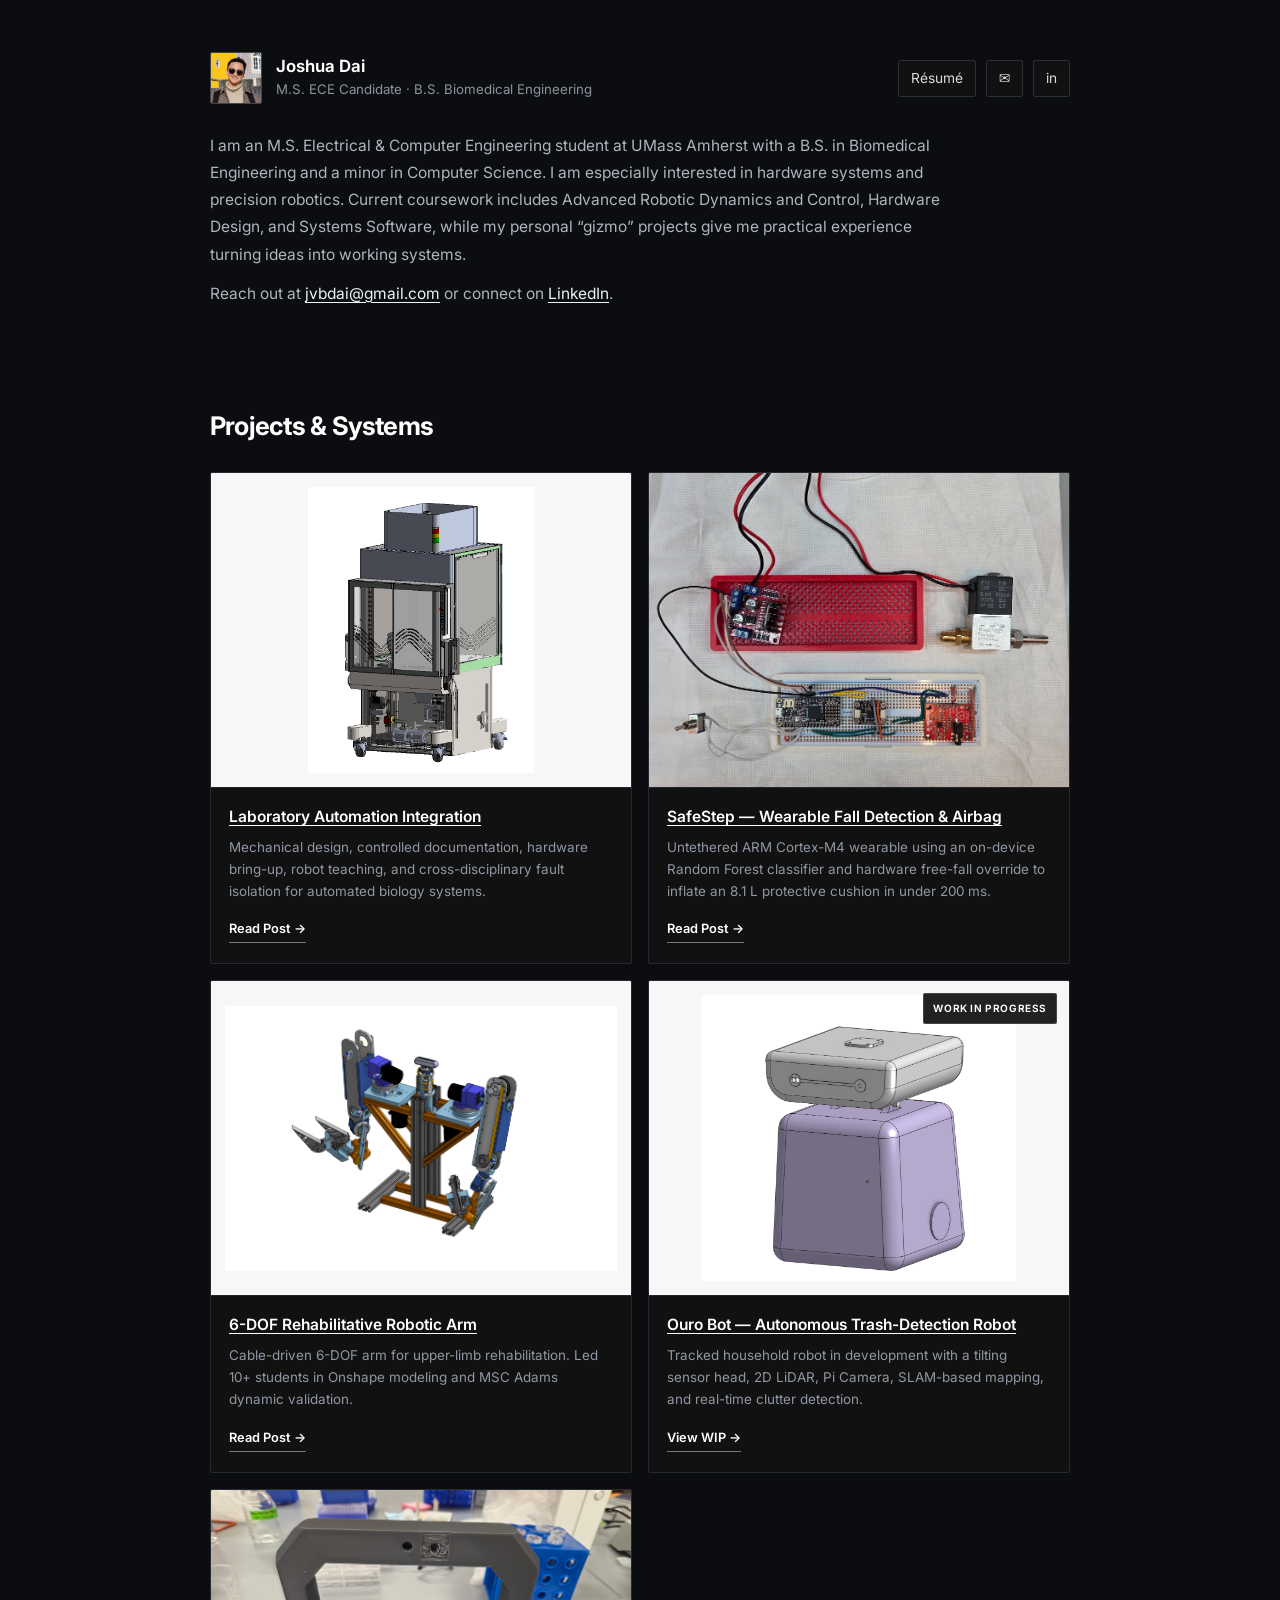
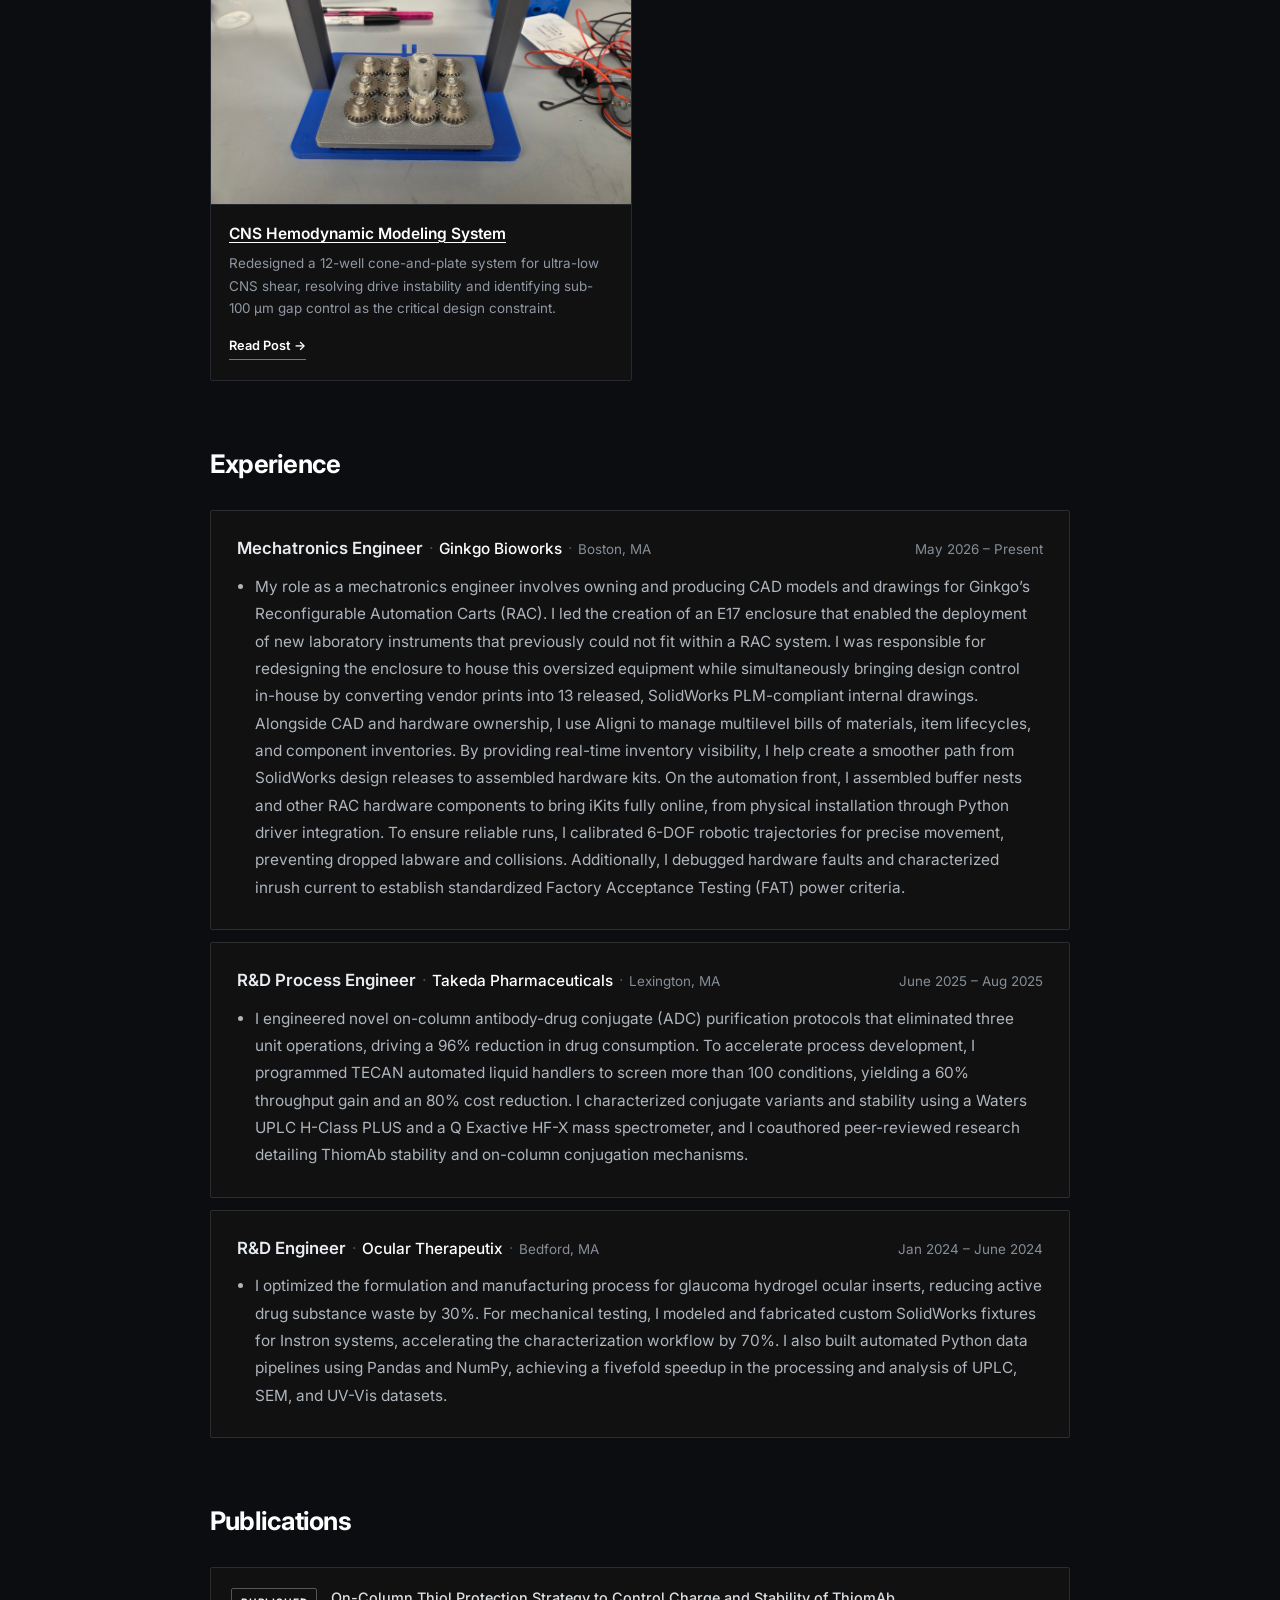
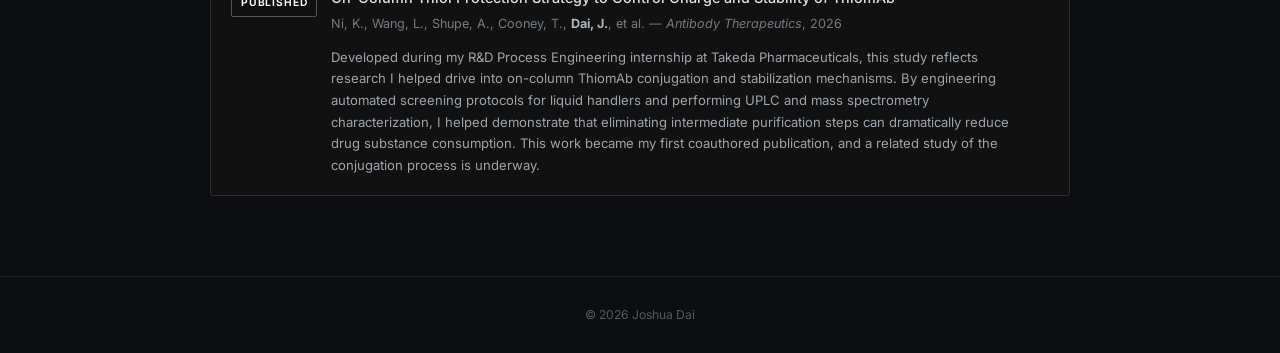
<file: index.html>
<!DOCTYPE html>
<html lang="en">
<head>
  <meta charset="UTF-8">
  <meta name="viewport" content="width=device-width, initial-scale=1.0">
  <meta name="description" content="Joshua Dai — mechatronics, biomedical engineering, embedded systems, and robotics portfolio.">
  <title>Joshua Dai | Engineering Portfolio</title>
  <link rel="preconnect" href="https://fonts.googleapis.com">
  <link rel="preconnect" href="https://fonts.gstatic.com" crossorigin>
  <link href="https://fonts.googleapis.com/css2?family=Inter:wght@400;500;600;700&display=swap" rel="stylesheet">
  <link rel="stylesheet" href="styles.css">
</head>
<body>
  <header class="home-header">
    <div class="profile-row">
      <div class="profile-left">
        <img class="profile-bubble" src="profile-avatar.png" alt="Joshua Dai">
        <div>
          <!-- EDIT HERE: Change your name and the one-line subtitle below. -->
          <div class="profile-name">Joshua Dai</div>
          <div class="profile-subtitle">M.S. ECE Candidate · B.S. Biomedical Engineering</div>
        </div>
      </div>
      <nav class="social-icons" aria-label="Contact links">
        <a class="resume-link" href="Joshua_Dai_Resume%20(2).pdf" target="_blank" title="View résumé" aria-label="View Joshua Dai's résumé">Résumé</a>
        <a href="mailto:jvbdai@gmail.com" title="Email" aria-label="Email Joshua">✉</a>
        <a href="https://linkedin.com/in/joshua-b-dai" target="_blank" rel="noreferrer" title="LinkedIn" aria-label="Joshua Dai on LinkedIn">in</a>
      </nav>
    </div>

    <!-- EDIT HERE: Replace the text between <p class="bio"> and </p> with your own introduction. -->
    <p class="bio">I am an M.S. Electrical &amp; Computer Engineering student at UMass Amherst with a B.S. in Biomedical Engineering and a minor in Computer Science. I am especially interested in hardware systems and precision robotics. Current coursework includes Advanced Robotic Dynamics and Control, Hardware Design, and Systems Software, while my personal “gizmo” projects give me practical experience turning ideas into working systems.</p>
    <!-- EDIT HERE: Change or remove this contact sentence. Keep the <a> tags if you want the links to remain clickable. -->
    <p class="bio">Reach out at <a href="mailto:jvbdai@gmail.com">jvbdai@gmail.com</a> or connect on <a href="https://linkedin.com/in/joshua-b-dai" target="_blank" rel="noreferrer">LinkedIn</a>.</p>
  </header>

  <main class="home-main">
    <section aria-labelledby="projects-title">
      <h1 class="section-title" id="projects-title">Projects &amp; Systems</h1>

      <div class="proj-grid">
        <a href="projects/rac-automation.html" class="proj-card">
          <img class="proj-img contain" src="GinkgoBioworks/e17tall.png" alt="CAD rendering of the E17 laboratory automation enclosure" loading="lazy">
          <div class="proj-body">
            <div class="proj-title">Laboratory Automation Integration</div>
            <p class="proj-desc">Mechanical design, controlled documentation, hardware bring-up, robot teaching, and cross-disciplinary fault isolation for automated biology systems.</p>
            <span class="read-more">Read Post →</span>
          </div>
        </a>

        <a href="projects/safestep.html" class="proj-card">
          <img class="proj-img" src="SafeStep/20260428_141134.jpg" alt="SafeStep electronics, solenoid valve, and inflation hardware arranged during integration" loading="lazy">
          <div class="proj-body">
            <div class="proj-title">SafeStep — Wearable Fall Detection &amp; Airbag</div>
            <p class="proj-desc">Untethered ARM Cortex-M4 wearable using an on-device Random Forest classifier and hardware free-fall override to inflate an 8.1 L protective cushion in under 200 ms.</p>
            <span class="read-more">Read Post →</span>
          </div>
        </a>

        <a href="projects/robotic-arm.html" class="proj-card">
          <img class="proj-img contain" src="Robot/Screenshot%202026-09-15%20145021.png" alt="CAD assembly of a cable-driven rehabilitative robotic arm" loading="lazy">
          <div class="proj-body">
            <div class="proj-title">6-DOF Rehabilitative Robotic Arm</div>
            <p class="proj-desc">Cable-driven 6-DOF arm for upper-limb rehabilitation. Led 10+ students in Onshape modeling and MSC Adams dynamic validation.</p>
            <span class="read-more">Read Post →</span>
          </div>
        </a>

        <a href="projects/ouro-bot.html" class="proj-card">
          <div class="proj-media">
            <img class="proj-img contain" src="Ouro%20Robot/Screenshot%202026-09-15%20150307.png" alt="Work-in-progress CAD concept for the Ouro Bot autonomous household robot" loading="lazy">
            <span class="wip-badge">Work in progress</span>
          </div>
          <div class="proj-body">
            <div class="proj-title">Ouro Bot — Autonomous Trash-Detection Robot</div>
            <p class="proj-desc">Tracked household robot in development with a tilting sensor head, 2D LiDAR, Pi Camera, SLAM-based mapping, and real-time clutter detection.</p>
            <span class="read-more">View WIP →</span>
          </div>
        </a>

        <a href="projects/cns-bioreactor.html" class="proj-card">
          <img class="proj-img" src="CNS/20260506_112500.jpg" alt="Physical prototype of the twelve-well CNS mechanofluidic system" loading="lazy">
          <div class="proj-body">
            <div class="proj-title">CNS Hemodynamic Modeling System</div>
            <p class="proj-desc">Redesigned a 12-well cone-and-plate system for ultra-low CNS shear, resolving drive instability and identifying sub-100 μm gap control as the critical design constraint.</p>
            <span class="read-more">Read Post →</span>
          </div>
        </a>
      </div>

    </section>

    <section aria-labelledby="experience-title">
      <h2 class="section-title" id="experience-title">Experience</h2>
      <div class="exp-list">
        <article class="exp-item">
          <div class="exp-header">
            <span class="exp-role">Mechatronics Engineer</span><span class="exp-sep">·</span>
            <span class="exp-company">Ginkgo Bioworks</span><span class="exp-sep">·</span>
            <span class="exp-loc">Boston, MA</span><time class="exp-date">May 2026 – Present</time>
          </div>
          <!-- EDIT HERE: Each <li>...</li> is one experience sentence. Remove <strong>...</strong> to unbold a result. -->
          <ul class="exp-bullets">
           <li>My role as a mechatronics engineer involves owning and producing CAD models and drawings for Ginkgo’s Reconfigurable Automation Carts (RAC). I led the creation of an E17 enclosure that enabled the deployment of new laboratory instruments that previously could not fit within a RAC system. I was responsible for redesigning the enclosure to house this oversized equipment while simultaneously bringing design control in-house by converting vendor prints into 13 released, SolidWorks PLM-compliant internal drawings. Alongside CAD and hardware ownership, I use Aligni to manage multilevel bills of materials, item lifecycles, and component inventories. By providing real-time inventory visibility, I help create a smoother path from SolidWorks design releases to assembled hardware kits. On the automation front, I assembled buffer nests and other RAC hardware components to bring iKits fully online, from physical installation through Python driver integration. To ensure reliable runs, I calibrated 6-DOF robotic trajectories for precise movement, preventing dropped labware and collisions. Additionally, I debugged hardware faults and characterized inrush current to establish standardized Factory Acceptance Testing (FAT) power criteria.</li>
          </ul>
        </article>

        <article class="exp-item">
          <div class="exp-header">
            <span class="exp-role">R&amp;D Process Engineer</span><span class="exp-sep">·</span>
            <span class="exp-company">Takeda Pharmaceuticals</span><span class="exp-sep">·</span>
            <span class="exp-loc">Lexington, MA</span><time class="exp-date">June 2025 – Aug 2025</time>
          </div>
          <!-- EDIT HERE: Write each sentence inside an <li>...</li>. The <strong> tag creates bold emphasis. -->
          <ul class="exp-bullets">
           <li>I engineered novel on-column antibody-drug conjugate (ADC) purification protocols that eliminated three unit operations, driving a 96% reduction in drug consumption. To accelerate process development, I programmed TECAN automated liquid handlers to screen more than 100 conditions, yielding a 60% throughput gain and an 80% cost reduction. I characterized conjugate variants and stability using a Waters UPLC H-Class PLUS and a Q Exactive HF-X mass spectrometer, and I coauthored peer-reviewed research detailing ThiomAb stability and on-column conjugation mechanisms.</li>
          </ul>
        </article>

        <article class="exp-item">
          <div class="exp-header">
            <span class="exp-role">R&amp;D Engineer</span><span class="exp-sep">·</span>
            <span class="exp-company">Ocular Therapeutix</span><span class="exp-sep">·</span>
            <span class="exp-loc">Bedford, MA</span><time class="exp-date">Jan 2024 – June 2024</time>
          </div>
          <!-- EDIT HERE: Write each sentence inside an <li>...</li>. Delete only the <strong> tags to remove bolding. -->
          <ul class="exp-bullets">
          <li>I optimized the formulation and manufacturing process for glaucoma hydrogel ocular inserts, reducing active drug substance waste by 30%. For mechanical testing, I modeled and fabricated custom SolidWorks fixtures for Instron systems, accelerating the characterization workflow by 70%. I also built automated Python data pipelines using Pandas and NumPy, achieving a fivefold speedup in the processing and analysis of UPLC, SEM, and UV-Vis datasets.</li>
          </ul>
        </article>
      </div>
    </section>

    <section aria-labelledby="publications-title">
      <h2 class="section-title" id="publications-title">Publications</h2>
      <div class="pub-item">
        <span class="pub-badge">Published</span>
        <div>
          <div class="pub-title">On-Column Thiol Protection Strategy to Control Charge and Stability of ThiomAb</div>
          <div class="pub-authors">Ni, K., Wang, L., Shupe, A., Cooney, T., <strong>Dai, J.</strong>, et al. — <em>Antibody Therapeutics</em>, 2026</div>
          <!-- EDIT HERE: Replace this paragraph with two or three sentences about your contribution and the publication's significance. -->
          <p class="pub-summary">Developed during my R&amp;D Process Engineering internship at Takeda Pharmaceuticals, this study reflects research I helped drive into on-column ThiomAb conjugation and stabilization mechanisms. By engineering automated screening protocols for liquid handlers and performing UPLC and mass spectrometry characterization, I helped demonstrate that eliminating intermediate purification steps can dramatically reduce drug substance consumption. This work became my first coauthored publication, and a related study of the conjugation process is underway.</p>
        </div>
      </div>
    </section>
  </main>

  <footer class="compact-footer">© 2026 Joshua Dai</footer>
</body>
</html>
</file>
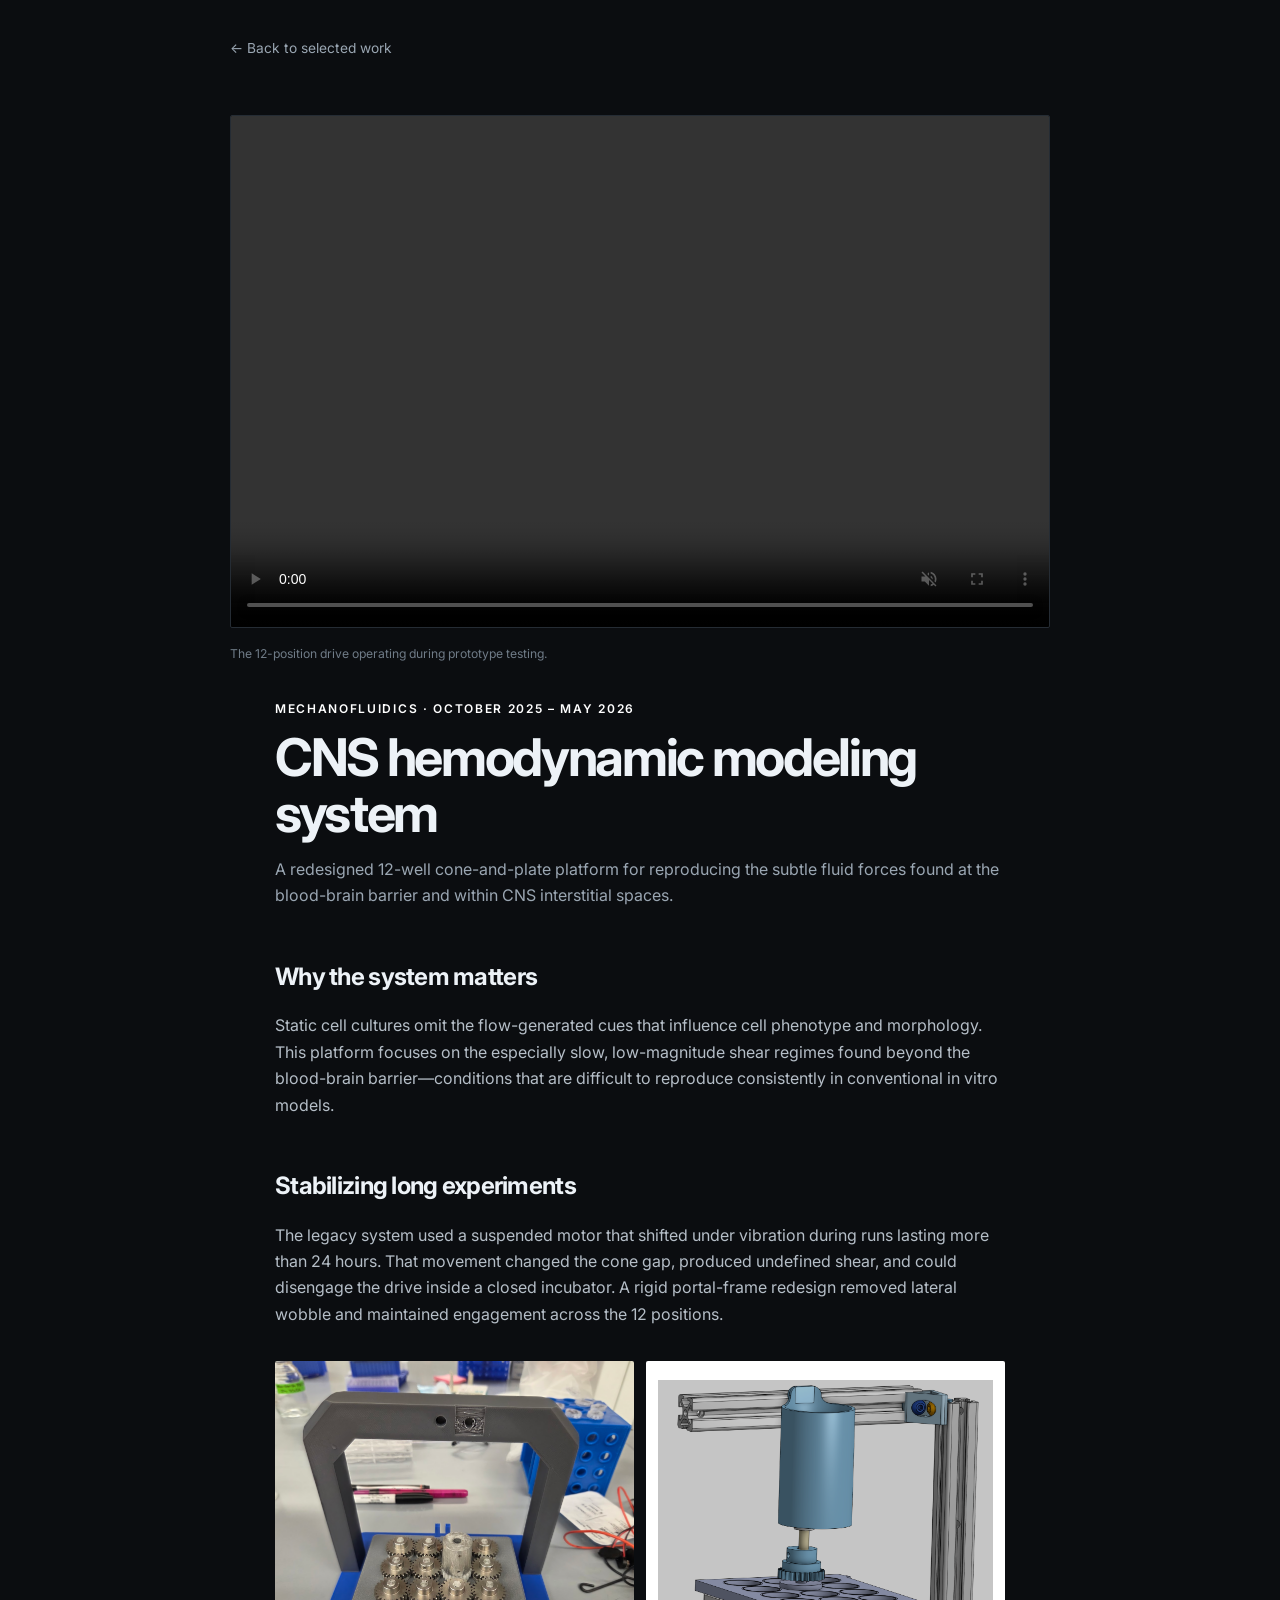
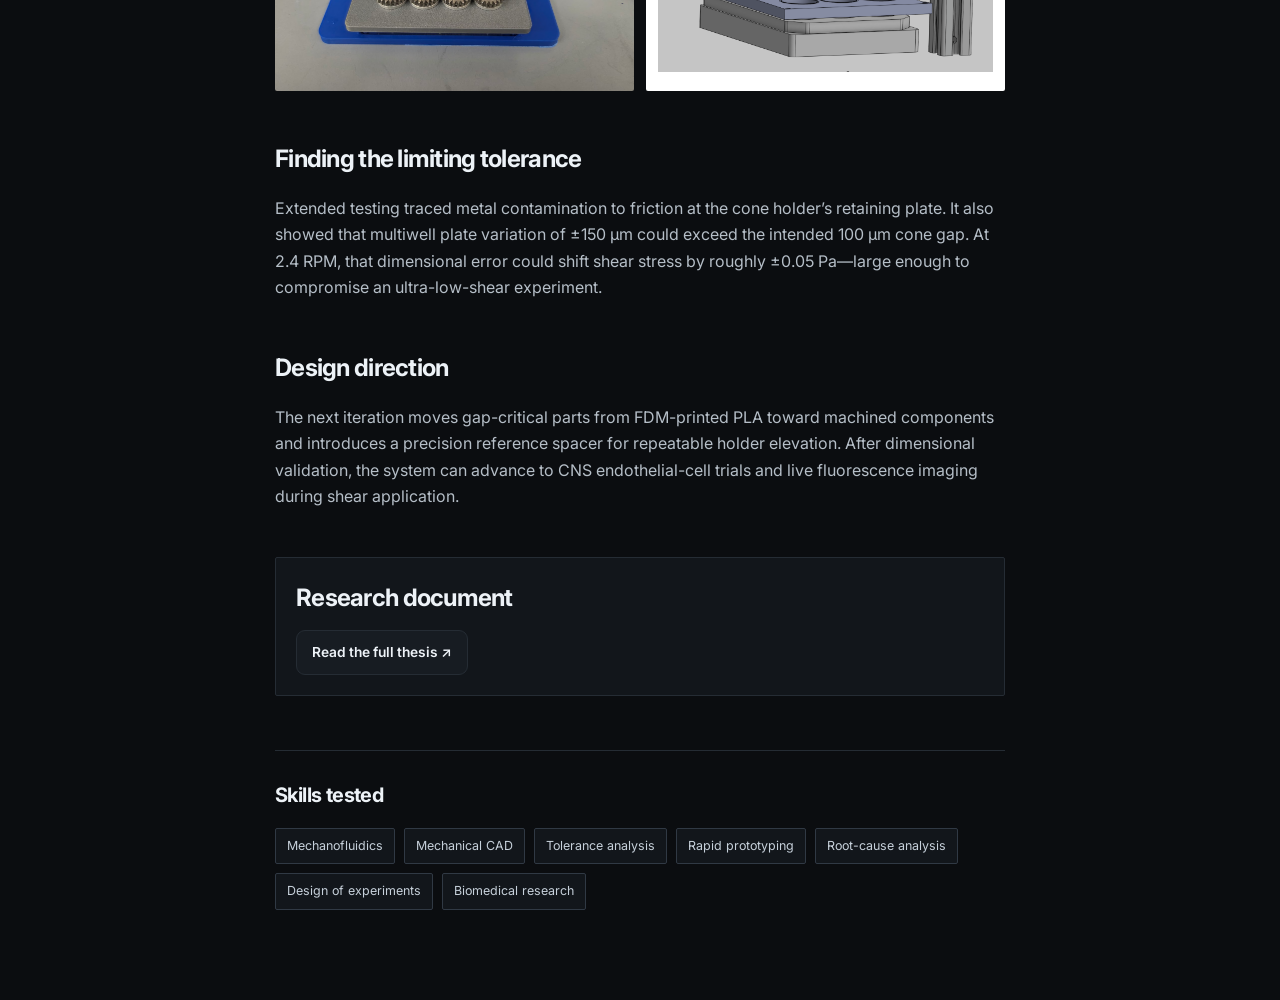
<file: projects/cns-bioreactor.html>
<!DOCTYPE html>
<html lang="en">
<head>
  <meta charset="UTF-8"><meta name="viewport" content="width=device-width, initial-scale=1.0">
  <meta name="description" content="Mechanofluidic CNS hemodynamic modeling system case study by Joshua Dai.">
  <title>CNS Hemodynamic Modeling | Joshua Dai</title>
  <link rel="preconnect" href="https://fonts.googleapis.com"><link rel="preconnect" href="https://fonts.gstatic.com" crossorigin>
  <link href="https://fonts.googleapis.com/css2?family=Inter:wght@400;500;600;700&display=swap" rel="stylesheet"><link rel="stylesheet" href="../styles.css">
</head>
<body>
  <main class="article-shell simple-project">
    <nav class="article-nav"><a class="back-link" href="../index.html">← Back to selected work</a></nav>
    <video class="project-lead" controls muted playsinline preload="metadata" aria-label="CNS mechanofluidic system operating during prototype testing">
      <source src="../CNS/20260422_135923.mp4" type="video/mp4">
      Your browser does not support embedded video.
    </video>
    <p class="caption">The 12-position drive operating during prototype testing.</p>
    <header class="project-heading">
      <p class="eyebrow">Mechanofluidics · October 2025 – May 2026</p>
      <h1>CNS hemodynamic modeling system</h1>
      <p class="lede">A redesigned 12-well cone-and-plate platform for reproducing the subtle fluid forces found at the blood-brain barrier and within CNS interstitial spaces.</p>
    </header>
    <article class="article-body">
      <h2>Why the system matters</h2>
      <p>Static cell cultures omit the flow-generated cues that influence cell phenotype and morphology. This platform focuses on the especially slow, low-magnitude shear regimes found beyond the blood-brain barrier—conditions that are difficult to reproduce consistently in conventional in vitro models.</p>
      <h2>Stabilizing long experiments</h2>
      <p>The legacy system used a suspended motor that shifted under vibration during runs lasting more than 24 hours. That movement changed the cone gap, produced undefined shear, and could disengage the drive inside a closed incubator. A rigid portal-frame redesign removed lateral wobble and maintained engagement across the 12 positions.</p>
      <div class="gallery">
        <img src="../CNS/20260506_112500.jpg" alt="Front view of the complete mechanofluidic prototype">
        <img class="contain" src="../CNS/cad-assembly.png" alt="CAD assembly of the motor mount, central drive, cone holder, and well plate">
      </div>
      <h2>Finding the limiting tolerance</h2>
      <p>Extended testing traced metal contamination to friction at the cone holder’s retaining plate. It also showed that multiwell plate variation of ±150 μm could exceed the intended 100 μm cone gap. At 2.4 RPM, that dimensional error could shift shear stress by roughly ±0.05 Pa—large enough to compromise an ultra-low-shear experiment.</p>
      <h2>Design direction</h2>
      <p>The next iteration moves gap-critical parts from FDM-printed PLA toward machined components and introduces a precision reference spacer for repeatable holder elevation. After dimensional validation, the system can advance to CNS endothelial-cell trials and live fluorescence imaging during shear application.</p>
      <section class="resource-box" aria-labelledby="thesis-resource">
        <h2 id="thesis-resource">Research document</h2>
        <div class="resource-links"><a class="button" href="../CNS/Thesis%20(3).pdf" target="_blank">Read the full thesis ↗</a></div>
      </section>
      <section class="skills-tested" aria-labelledby="cns-skills">
        <h2 id="cns-skills">Skills tested</h2>
        <div class="skill-list"><span class="skill-pill">Mechanofluidics</span><span class="skill-pill">Mechanical CAD</span><span class="skill-pill">Tolerance analysis</span><span class="skill-pill">Rapid prototyping</span><span class="skill-pill">Root-cause analysis</span><span class="skill-pill">Design of experiments</span><span class="skill-pill">Biomedical research</span></div>
      </section>
    </article>
  </main>
</body>
</html>
</file>
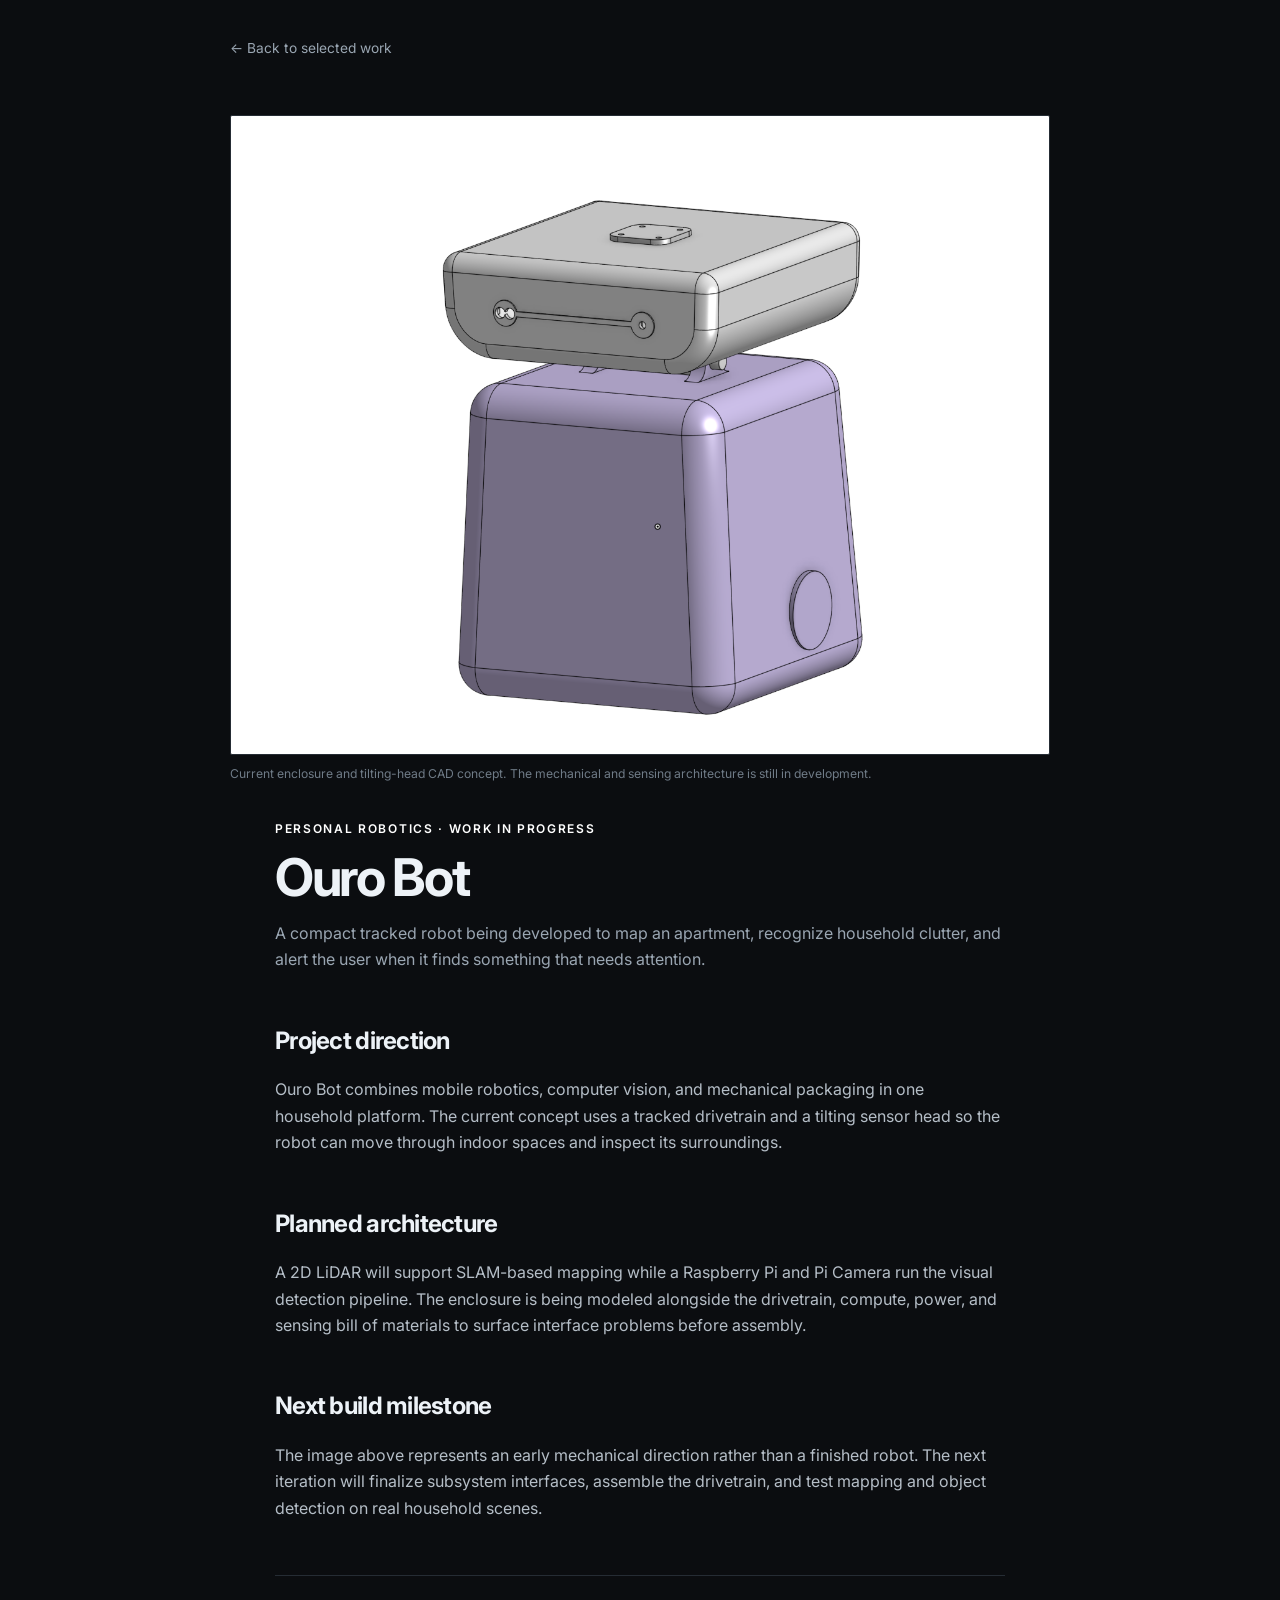
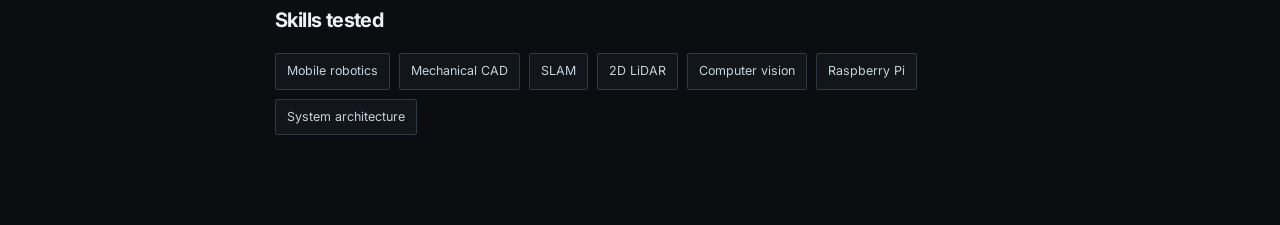
<file: projects/ouro-bot.html>
<!DOCTYPE html>
<html lang="en">
<head>
  <meta charset="UTF-8"><meta name="viewport" content="width=device-width, initial-scale=1.0">
  <meta name="description" content="Ouro Bot autonomous trash-detection robot work in progress by Joshua Dai.">
  <title>Ouro Bot | Joshua Dai</title>
  <link rel="preconnect" href="https://fonts.googleapis.com"><link rel="preconnect" href="https://fonts.gstatic.com" crossorigin>
  <link href="https://fonts.googleapis.com/css2?family=Inter:wght@400;500;600;700&display=swap" rel="stylesheet"><link rel="stylesheet" href="../styles.css">
</head>
<body>
  <main class="article-shell simple-project">
    <nav class="article-nav"><a class="back-link" href="../index.html">← Back to selected work</a></nav>
    <img class="project-lead contain" src="../Ouro%20Robot/Screenshot%202026-09-15%20150307.png" alt="Work-in-progress CAD concept for the Ouro Bot autonomous household robot">
    <p class="caption">Current enclosure and tilting-head CAD concept. The mechanical and sensing architecture is still in development.</p>
    <header class="project-heading">
      <p class="eyebrow">Personal Robotics · Work in Progress</p>
      <h1>Ouro Bot</h1>
      <p class="lede">A compact tracked robot being developed to map an apartment, recognize household clutter, and alert the user when it finds something that needs attention.</p>
    </header>
    <article class="article-body">
      <h2>Project direction</h2>
      <p>Ouro Bot combines mobile robotics, computer vision, and mechanical packaging in one household platform. The current concept uses a tracked drivetrain and a tilting sensor head so the robot can move through indoor spaces and inspect its surroundings.</p>
      <h2>Planned architecture</h2>
      <p>A 2D LiDAR will support SLAM-based mapping while a Raspberry Pi and Pi Camera run the visual detection pipeline. The enclosure is being modeled alongside the drivetrain, compute, power, and sensing bill of materials to surface interface problems before assembly.</p>
      <h2>Next build milestone</h2>
      <p>The image above represents an early mechanical direction rather than a finished robot. The next iteration will finalize subsystem interfaces, assemble the drivetrain, and test mapping and object detection on real household scenes.</p>
      <section class="skills-tested" aria-labelledby="ouro-skills">
        <h2 id="ouro-skills">Skills tested</h2>
        <div class="skill-list"><span class="skill-pill">Mobile robotics</span><span class="skill-pill">Mechanical CAD</span><span class="skill-pill">SLAM</span><span class="skill-pill">2D LiDAR</span><span class="skill-pill">Computer vision</span><span class="skill-pill">Raspberry Pi</span><span class="skill-pill">System architecture</span></div>
      </section>
    </article>
  </main>
</body>
</html>
</file>
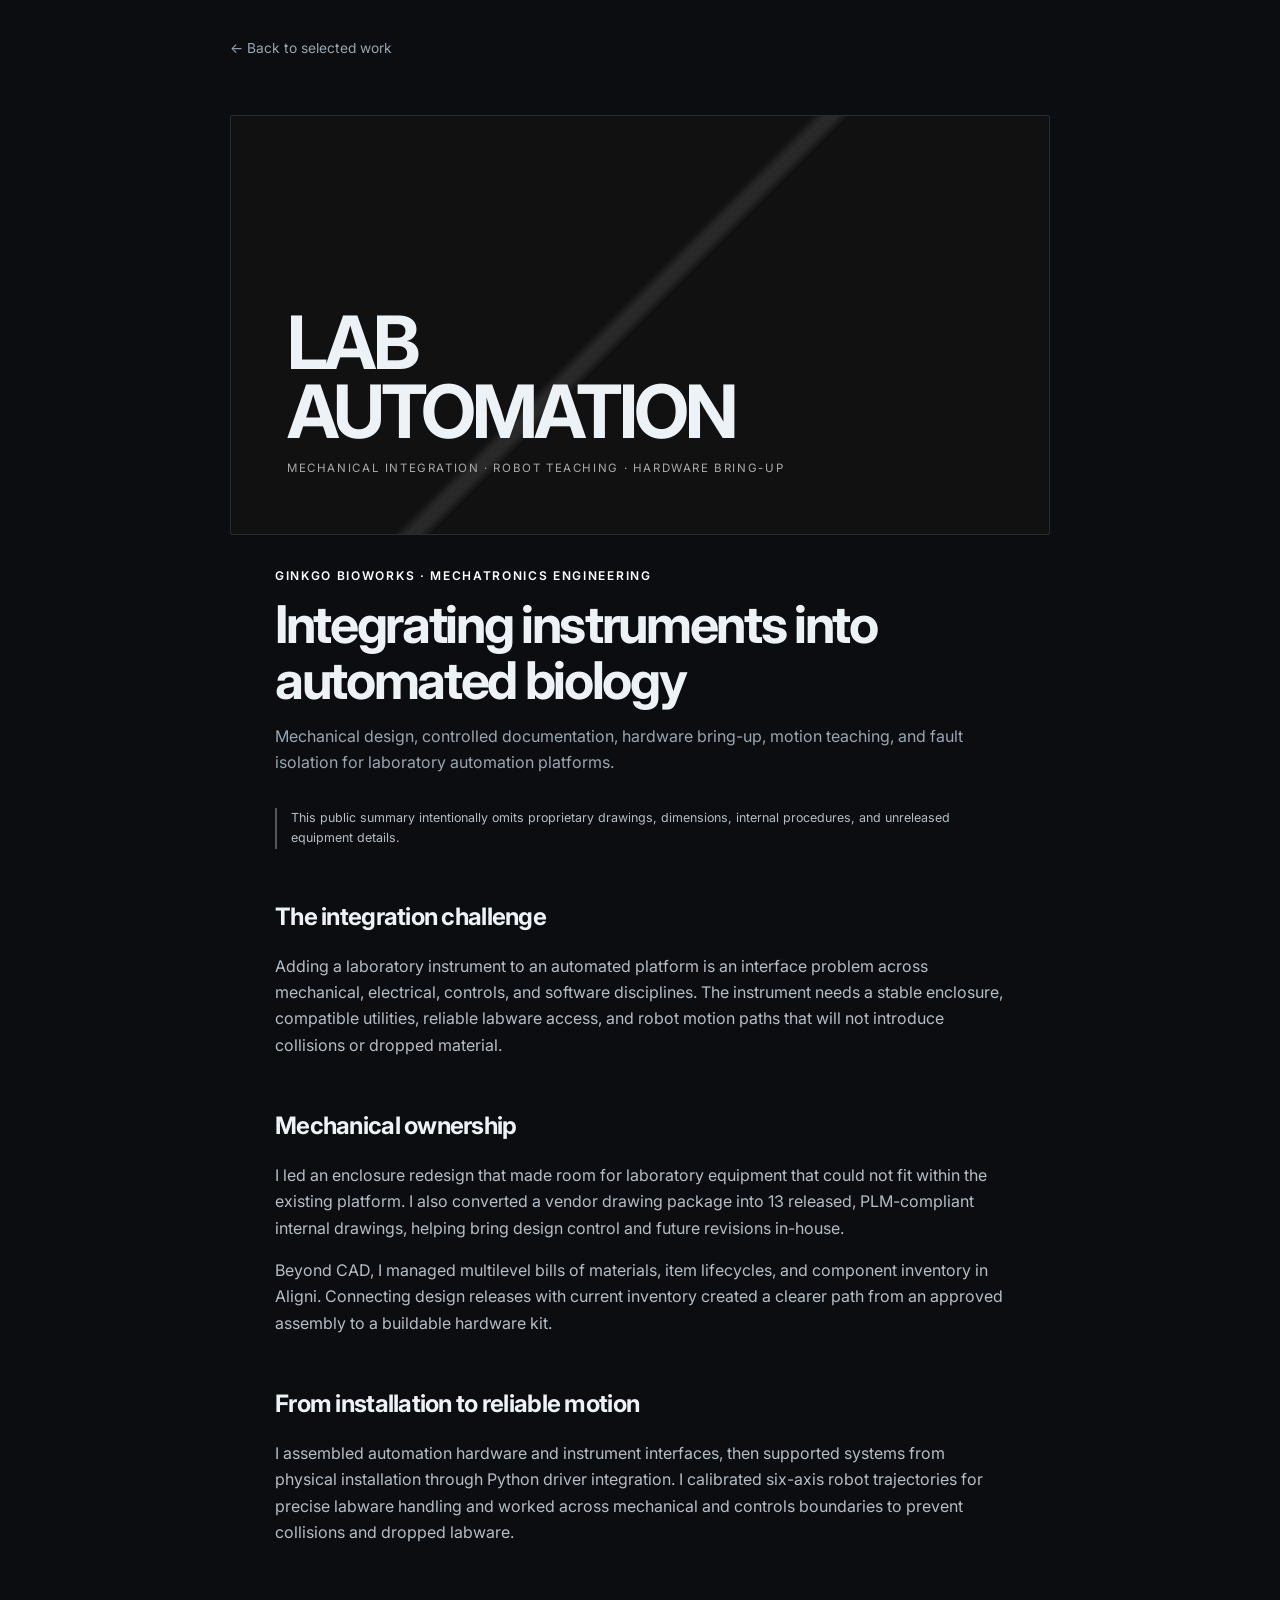
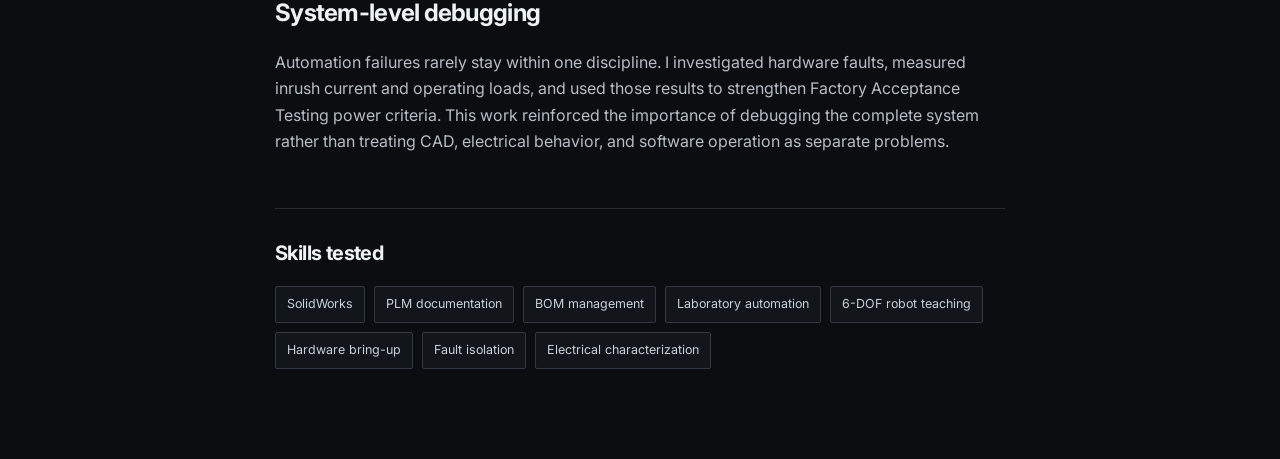
<file: projects/rac-automation.html>
<!DOCTYPE html>
<html lang="en">
<head>
  <meta charset="UTF-8"><meta name="viewport" content="width=device-width, initial-scale=1.0">
  <meta name="description" content="Laboratory automation integration work by Joshua Dai at Ginkgo Bioworks.">
  <title>Laboratory Automation Integration | Joshua Dai</title>
  <link rel="preconnect" href="https://fonts.googleapis.com"><link rel="preconnect" href="https://fonts.gstatic.com" crossorigin>
  <link href="https://fonts.googleapis.com/css2?family=Inter:wght@400;500;600;700&display=swap" rel="stylesheet"><link rel="stylesheet" href="../styles.css">
</head>
<body>
  <main class="article-shell simple-project">
    <nav class="article-nav"><a class="back-link" href="../index.html">← Back to selected work</a></nav>
    <div class="project-graphic" role="img" aria-label="Laboratory automation integration title graphic">
      <strong>LAB<br>AUTOMATION</strong>
      <span>Mechanical integration · Robot teaching · Hardware bring-up</span>
    </div>
    <header class="project-heading">
      <p class="eyebrow">Ginkgo Bioworks · Mechatronics Engineering</p>
      <h1>Integrating instruments into automated biology</h1>
      <p class="lede">Mechanical design, controlled documentation, hardware bring-up, motion teaching, and fault isolation for laboratory automation platforms.</p>
    </header>
    <article class="article-body">
      <p class="public-note">This public summary intentionally omits proprietary drawings, dimensions, internal procedures, and unreleased equipment details.</p>

      <h2>The integration challenge</h2>
      <p>Adding a laboratory instrument to an automated platform is an interface problem across mechanical, electrical, controls, and software disciplines. The instrument needs a stable enclosure, compatible utilities, reliable labware access, and robot motion paths that will not introduce collisions or dropped material.</p>

      <h2>Mechanical ownership</h2>
      <p>I led an enclosure redesign that made room for laboratory equipment that could not fit within the existing platform. I also converted a vendor drawing package into 13 released, PLM-compliant internal drawings, helping bring design control and future revisions in-house.</p>
      <p>Beyond CAD, I managed multilevel bills of materials, item lifecycles, and component inventory in Aligni. Connecting design releases with current inventory created a clearer path from an approved assembly to a buildable hardware kit.</p>

      <h2>From installation to reliable motion</h2>
      <p>I assembled automation hardware and instrument interfaces, then supported systems from physical installation through Python driver integration. I calibrated six-axis robot trajectories for precise labware handling and worked across mechanical and controls boundaries to prevent collisions and dropped labware.</p>

      <h2>System-level debugging</h2>
      <p>Automation failures rarely stay within one discipline. I investigated hardware faults, measured inrush current and operating loads, and used those results to strengthen Factory Acceptance Testing power criteria. This work reinforced the importance of debugging the complete system rather than treating CAD, electrical behavior, and software operation as separate problems.</p>

      <section class="skills-tested" aria-labelledby="ginkgo-skills">
        <h2 id="ginkgo-skills">Skills tested</h2>
        <div class="skill-list"><span class="skill-pill">SolidWorks</span><span class="skill-pill">PLM documentation</span><span class="skill-pill">BOM management</span><span class="skill-pill">Laboratory automation</span><span class="skill-pill">6-DOF robot teaching</span><span class="skill-pill">Hardware bring-up</span><span class="skill-pill">Fault isolation</span><span class="skill-pill">Electrical characterization</span></div>
      </section>
    </article>
  </main>
</body>
</html>
</file>
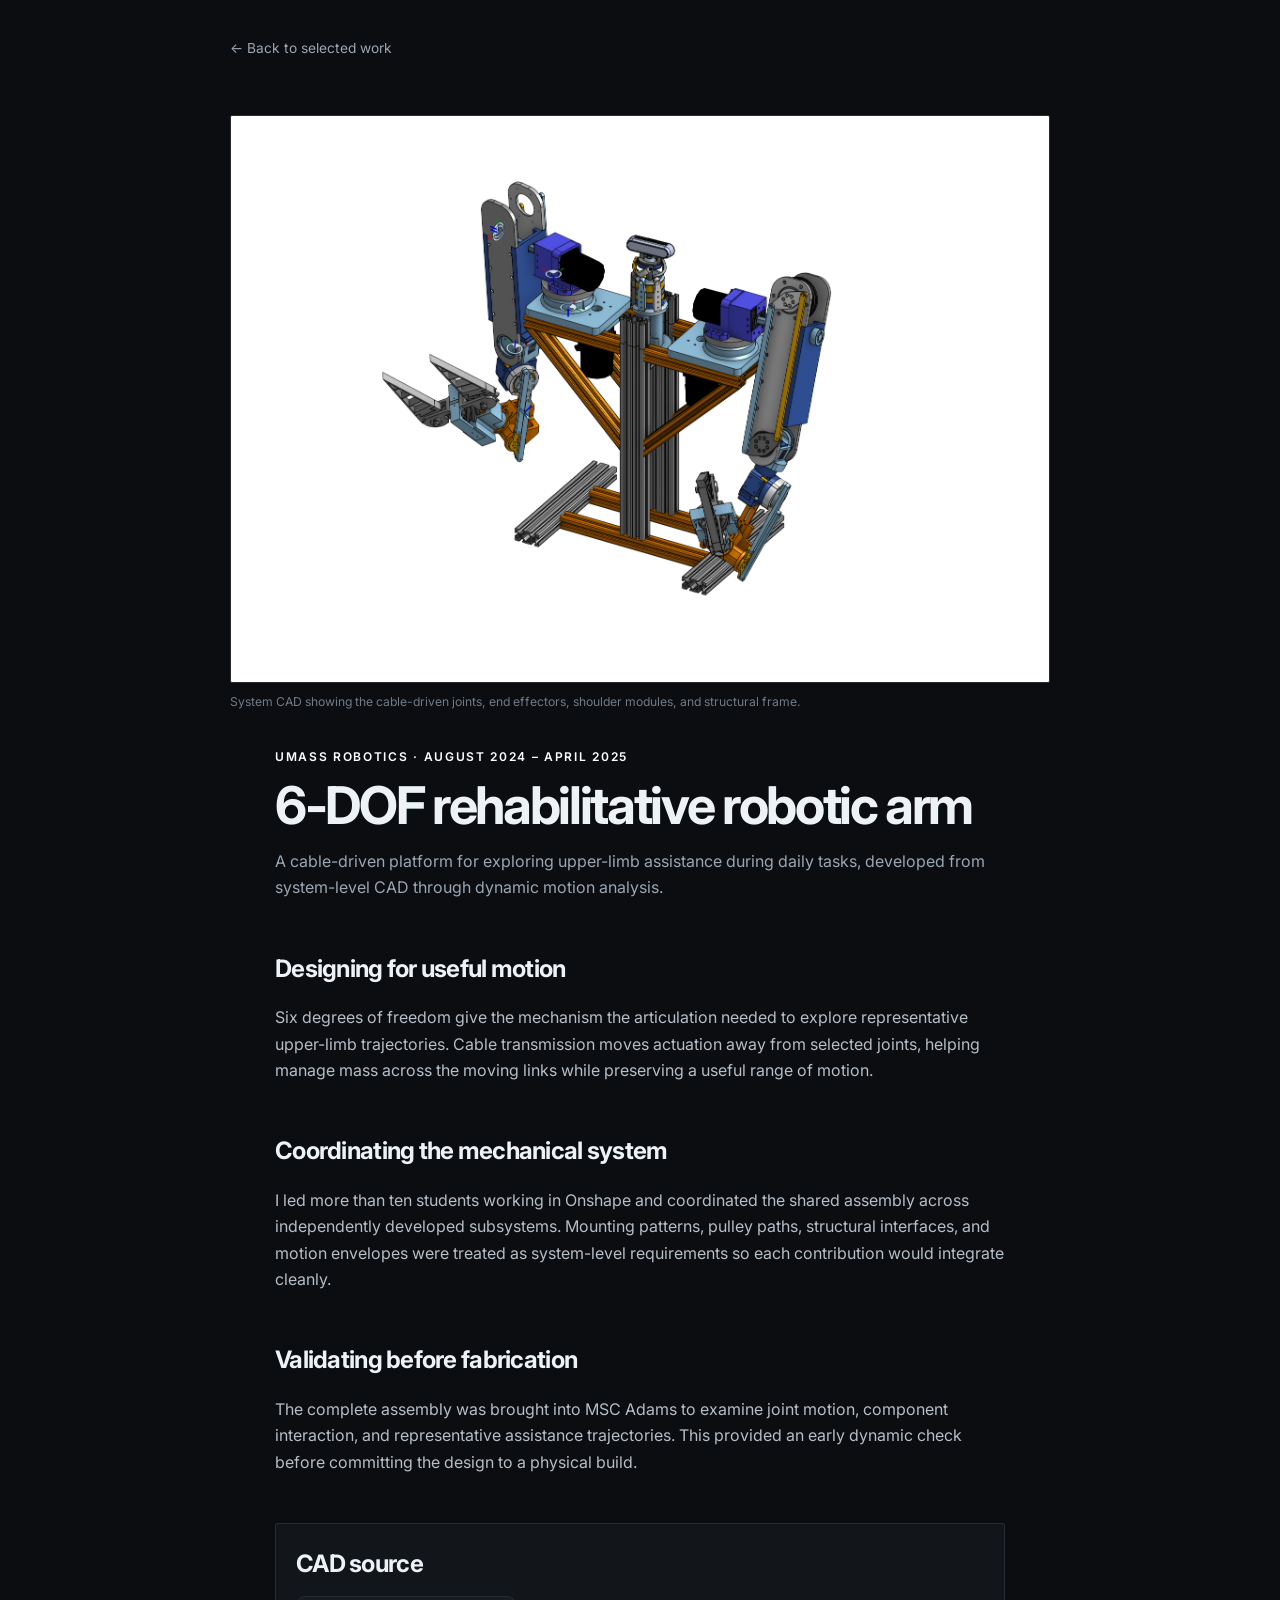
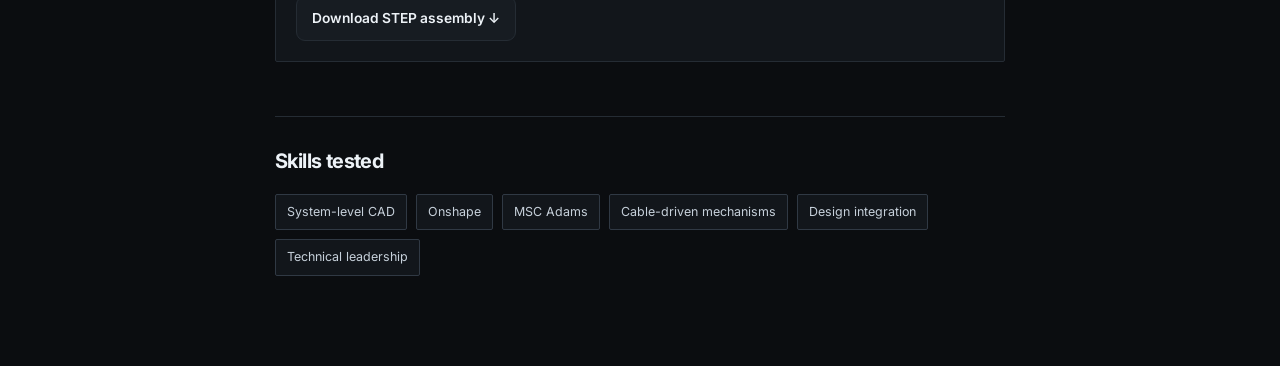
<file: projects/robotic-arm.html>
<!DOCTYPE html>
<html lang="en">
<head>
  <meta charset="UTF-8"><meta name="viewport" content="width=device-width, initial-scale=1.0">
  <meta name="description" content="6-DOF rehabilitative robotic arm case study by Joshua Dai.">
  <title>Rehabilitative Robotic Arm | Joshua Dai</title>
  <link rel="preconnect" href="https://fonts.googleapis.com"><link rel="preconnect" href="https://fonts.gstatic.com" crossorigin>
  <link href="https://fonts.googleapis.com/css2?family=Inter:wght@400;500;600;700&display=swap" rel="stylesheet"><link rel="stylesheet" href="../styles.css">
</head>
<body>
  <main class="article-shell simple-project">
    <nav class="article-nav"><a class="back-link" href="../index.html">← Back to selected work</a></nav>
    <img class="project-lead contain" src="../Robot/Screenshot%202026-09-15%20145021.png" alt="CAD rendering of the dual-arm rehabilitative robot assembly">
    <p class="caption">System CAD showing the cable-driven joints, end effectors, shoulder modules, and structural frame.</p>
    <header class="project-heading">
      <p class="eyebrow">UMass Robotics · August 2024 – April 2025</p>
      <h1>6-DOF rehabilitative robotic arm</h1>
      <p class="lede">A cable-driven platform for exploring upper-limb assistance during daily tasks, developed from system-level CAD through dynamic motion analysis.</p>
    </header>
    <article class="article-body">
      <h2>Designing for useful motion</h2>
      <p>Six degrees of freedom give the mechanism the articulation needed to explore representative upper-limb trajectories. Cable transmission moves actuation away from selected joints, helping manage mass across the moving links while preserving a useful range of motion.</p>
      <h2>Coordinating the mechanical system</h2>
      <p>I led more than ten students working in Onshape and coordinated the shared assembly across independently developed subsystems. Mounting patterns, pulley paths, structural interfaces, and motion envelopes were treated as system-level requirements so each contribution would integrate cleanly.</p>
      <h2>Validating before fabrication</h2>
      <p>The complete assembly was brought into MSC Adams to examine joint motion, component interaction, and representative assistance trajectories. This provided an early dynamic check before committing the design to a physical build.</p>
      <section class="resource-box" aria-labelledby="cad-files">
        <h2 id="cad-files">CAD source</h2>
        <div class="resource-links"><a class="button" href="../Robot/Huamnoid%20assembly.step">Download STEP assembly ↓</a></div>
      </section>
      <section class="skills-tested" aria-labelledby="robot-skills">
        <h2 id="robot-skills">Skills tested</h2>
        <div class="skill-list"><span class="skill-pill">System-level CAD</span><span class="skill-pill">Onshape</span><span class="skill-pill">MSC Adams</span><span class="skill-pill">Cable-driven mechanisms</span><span class="skill-pill">Design integration</span><span class="skill-pill">Technical leadership</span></div>
      </section>
    </article>
  </main>
</body>
</html>
</file>
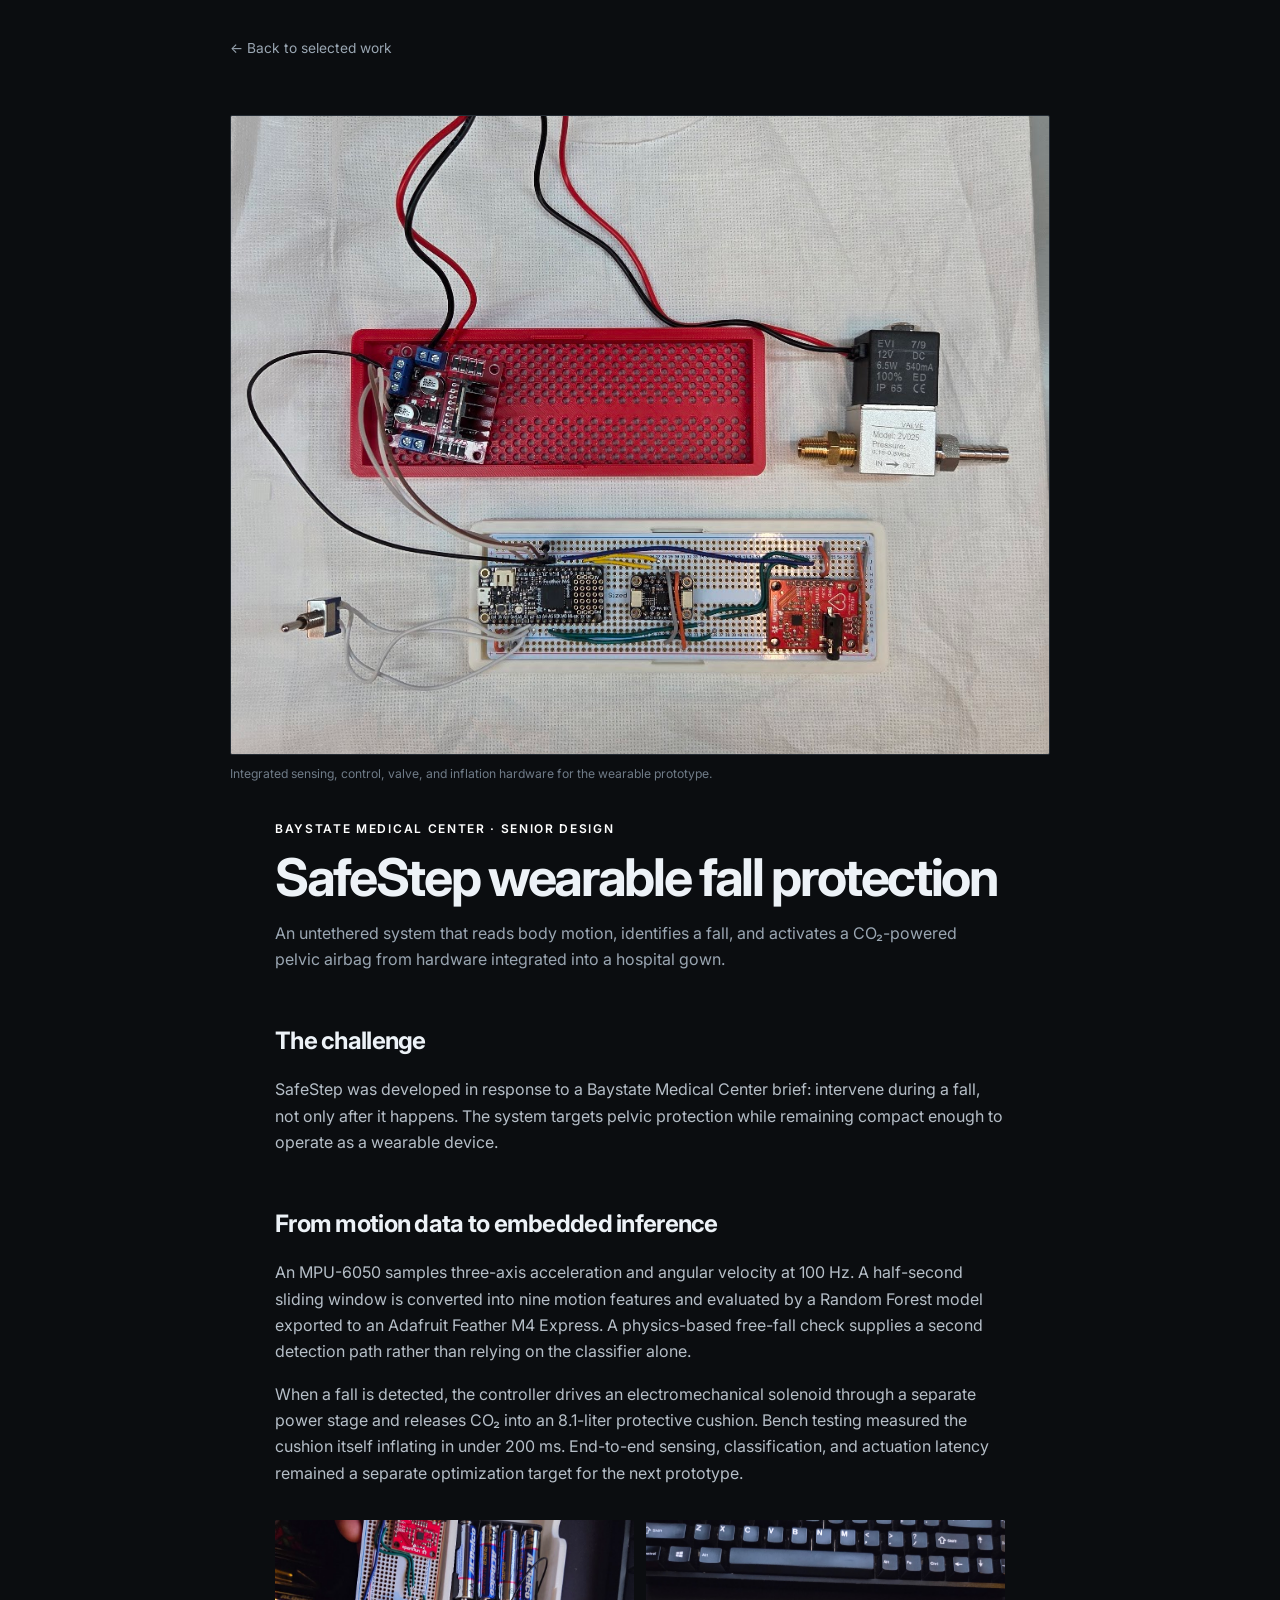
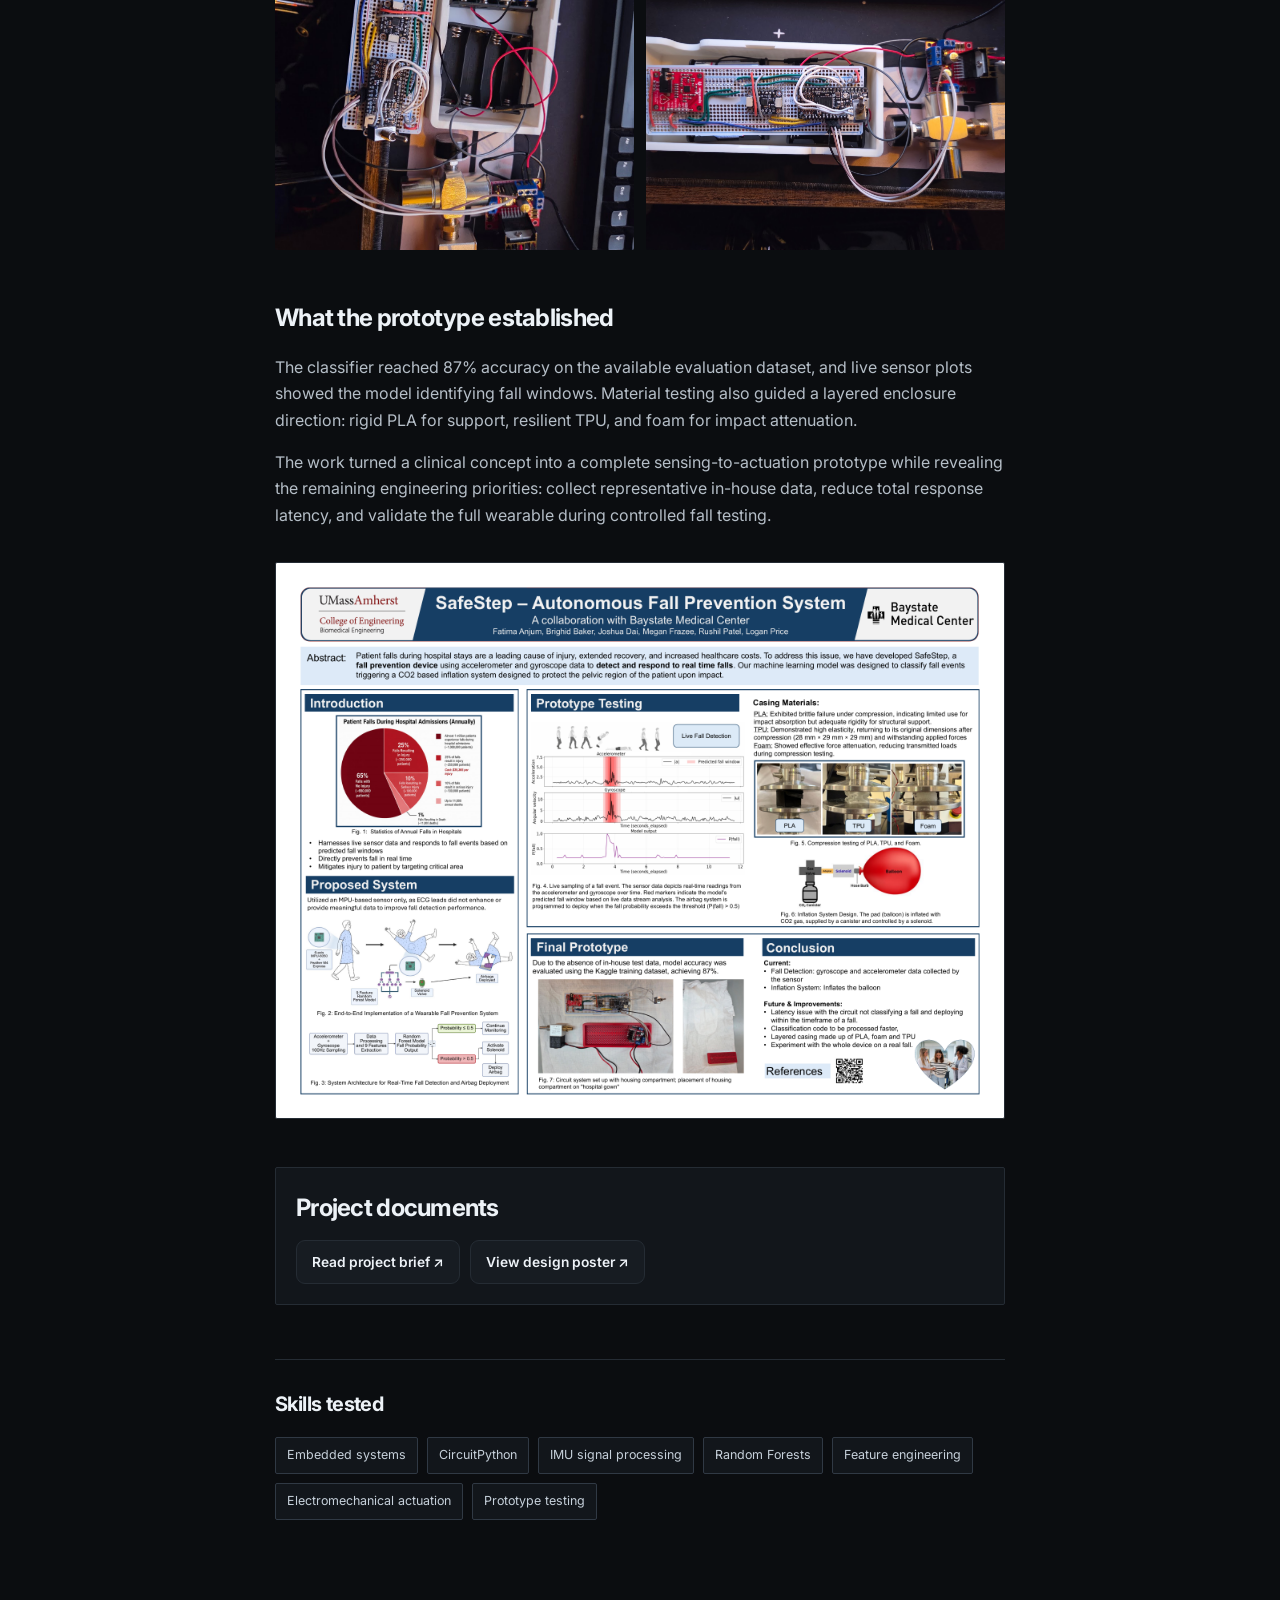
<file: projects/safestep.html>
<!DOCTYPE html>
<html lang="en">
<head>
  <meta charset="UTF-8"><meta name="viewport" content="width=device-width, initial-scale=1.0">
  <meta name="description" content="SafeStep wearable fall intervention system case study by Joshua Dai.">
  <title>SafeStep | Joshua Dai</title>
  <link rel="preconnect" href="https://fonts.googleapis.com"><link rel="preconnect" href="https://fonts.gstatic.com" crossorigin>
  <link href="https://fonts.googleapis.com/css2?family=Inter:wght@400;500;600;700&display=swap" rel="stylesheet"><link rel="stylesheet" href="../styles.css">
</head>
<body>
  <main class="article-shell simple-project">
    <nav class="article-nav"><a class="back-link" href="../index.html">← Back to selected work</a></nav>
    <img class="project-lead" src="../SafeStep/20260428_141134.jpg" alt="SafeStep electronics, solenoid valve, and inflation hardware arranged during integration">
    <p class="caption">Integrated sensing, control, valve, and inflation hardware for the wearable prototype.</p>
    <header class="project-heading">
      <p class="eyebrow">Baystate Medical Center · Senior Design</p>
      <h1>SafeStep wearable fall protection</h1>
      <p class="lede">An untethered system that reads body motion, identifies a fall, and activates a CO₂-powered pelvic airbag from hardware integrated into a hospital gown.</p>
    </header>
    <article class="article-body">
      <h2>The challenge</h2>
      <p>SafeStep was developed in response to a Baystate Medical Center brief: intervene during a fall, not only after it happens. The system targets pelvic protection while remaining compact enough to operate as a wearable device.</p>
      <h2>From motion data to embedded inference</h2>
      <p>An MPU-6050 samples three-axis acceleration and angular velocity at 100 Hz. A half-second sliding window is converted into nine motion features and evaluated by a Random Forest model exported to an Adafruit Feather M4 Express. A physics-based free-fall check supplies a second detection path rather than relying on the classifier alone.</p>
      <p>When a fall is detected, the controller drives an electromechanical solenoid through a separate power stage and releases CO₂ into an 8.1-liter protective cushion. Bench testing measured the cushion itself inflating in under 200 ms. End-to-end sensing, classification, and actuation latency remained a separate optimization target for the next prototype.</p>
      <div class="gallery">
        <img src="../SafeStep/img2.jpg" alt="SafeStep electronics, battery packs, and inflation valve during integration">
        <img src="../SafeStep/components.jpg" alt="SafeStep control electronics connected to the solenoid inflation assembly">
      </div>
      <h2>What the prototype established</h2>
      <p>The classifier reached 87% accuracy on the available evaluation dataset, and live sensor plots showed the model identifying fall windows. Material testing also guided a layered enclosure direction: rigid PLA for support, resilient TPU, and foam for impact attenuation.</p>
      <p>The work turned a clinical concept into a complete sensing-to-actuation prototype while revealing the remaining engineering priorities: collect representative in-house data, reduce total response latency, and validate the full wearable during controlled fall testing.</p>
      <img class="project-lead contain supporting-image" src="../SafeStep/senior-design-poster-preview.png" alt="SafeStep senior design poster summarizing architecture, testing, and results">
      <section class="resource-box" aria-labelledby="resources">
        <h2 id="resources">Project documents</h2>
        <div class="resource-links"><a class="button" href="../SafeStep/Safestep.pdf" target="_blank">Read project brief ↗</a><a class="button" href="../SafeStep/Senior%20Design%20Poster%20(1).pdf" target="_blank">View design poster ↗</a></div>
      </section>
      <section class="skills-tested" aria-labelledby="safestep-skills">
        <h2 id="safestep-skills">Skills tested</h2>
        <div class="skill-list"><span class="skill-pill">Embedded systems</span><span class="skill-pill">CircuitPython</span><span class="skill-pill">IMU signal processing</span><span class="skill-pill">Random Forests</span><span class="skill-pill">Feature engineering</span><span class="skill-pill">Electromechanical actuation</span><span class="skill-pill">Prototype testing</span></div>
      </section>
    </article>
  </main>
</body>
</html>
</file>
<file: styles.css>
:root {
  --bg: #0b0d10;
  --surface: #12161b;
  --surface-2: #171c22;
  --line: #252c34;
  --text: #edf2f7;
  --muted: #9aa6b2;
  --soft: #6f7b87;
  --accent: #ffffff;
  --accent-2: #d6d6d6;
  --max: 1080px;
}

* { box-sizing: border-box; }
html { scroll-behavior: smooth; }
body {
  margin: 0;
  font-family: Inter, ui-sans-serif, system-ui, -apple-system, BlinkMacSystemFont, "Segoe UI", sans-serif;
  background: var(--bg);
  color: var(--text);
  line-height: 1.65;
}

a { color: inherit; }
img { display: block; max-width: 100%; }

.site-header, main, .article-shell {
  width: min(calc(100% - 40px), var(--max));
  margin-inline: auto;
}

.site-header { padding: 56px 0 34px; }
.nav {
  display: flex;
  align-items: center;
  justify-content: space-between;
  gap: 24px;
  margin-bottom: 72px;
}
.identity { display: flex; align-items: center; gap: 13px; text-decoration: none; }
.monogram {
  width: 44px;
  height: 44px;
  display: grid;
  place-items: center;
  border: 1px solid #32404a;
  border-radius: 13px;
  background: linear-gradient(145deg, #192127, #101419);
  color: var(--accent);
  font-weight: 700;
}
.identity strong { display: block; font-size: .95rem; }
.identity span { display: block; color: var(--soft); font-size: .76rem; }
.nav-links { display: flex; align-items: center; gap: 22px; }
.nav-links a { color: var(--muted); font-size: .86rem; text-decoration: none; }
.nav-links a:hover { color: var(--text); }

.eyebrow {
  margin: 0 0 13px;
  color: var(--accent);
  font: 600 .75rem/1.2 Inter, sans-serif;
  letter-spacing: .14em;
  text-transform: uppercase;
}
.hero { max-width: 830px; }
.hero h1 {
  margin: 0;
  max-width: 800px;
  font-size: clamp(2.45rem, 7vw, 5.1rem);
  line-height: .99;
  letter-spacing: -.055em;
}
.hero-copy {
  max-width: 720px;
  margin: 26px 0 0;
  color: var(--muted);
  font-size: clamp(1rem, 2vw, 1.17rem);
}
.hero-actions { display: flex; flex-wrap: wrap; gap: 12px; margin-top: 30px; }
.button, .text-link {
  display: inline-flex;
  align-items: center;
  gap: 8px;
  text-decoration: none;
  font-size: .86rem;
  font-weight: 600;
}
.button {
  padding: 10px 15px;
  border: 1px solid var(--line);
  border-radius: 9px;
  background: var(--surface-2);
}
.button:hover { border-color: #42505c; }
.text-link { color: var(--accent); }

main { padding-bottom: 84px; }
.section-head {
  display: flex;
  justify-content: space-between;
  align-items: end;
  gap: 20px;
  margin: 82px 0 24px;
}
.section-head h2 { margin: 0; font-size: clamp(1.55rem, 3vw, 2.15rem); letter-spacing: -.035em; }
.section-head p { margin: 0; max-width: 500px; color: var(--soft); font-size: .9rem; }

.project-grid { display: grid; grid-template-columns: repeat(2, 1fr); gap: 18px; }
.project-card {
  position: relative;
  overflow: hidden;
  border: 1px solid var(--line);
  border-radius: 15px;
  background: var(--surface);
  text-decoration: none;
  transition: transform .2s ease, border-color .2s ease;
}
.project-card:hover { transform: translateY(-3px); border-color: #42505c; }
.project-card img { width: 100%; aspect-ratio: 16 / 10; object-fit: cover; background: #fff; }
.project-card.robot img { object-fit: contain; padding: 18px; }
.project-card.cad img { object-fit: contain; padding: 10px; }
.card-copy { padding: 22px; }
.meta { color: var(--accent); font-size: .7rem; font-weight: 600; letter-spacing: .11em; text-transform: uppercase; }
.card-copy h3 { margin: 8px 0 9px; font-size: 1.22rem; letter-spacing: -.025em; }
.card-copy p { margin: 0; color: var(--muted); font-size: .88rem; }
.card-link { display: inline-block; margin-top: 16px; color: var(--text); font-size: .82rem; font-weight: 600; }

.experience-list { display: grid; gap: 12px; }
.experience {
  display: grid;
  grid-template-columns: 1fr auto;
  gap: 8px 24px;
  padding: 21px 22px;
  border: 1px solid var(--line);
  border-radius: 12px;
  background: rgba(18, 22, 27, .8);
}
.experience h3 { margin: 0; font-size: 1rem; }
.experience .company { color: var(--accent-2); }
.experience time { color: var(--soft); font-size: .8rem; }
.experience p { grid-column: 1 / -1; margin: 2px 0 0; color: var(--muted); font-size: .87rem; }

.publication {
  padding: 22px;
  border-left: 2px solid var(--accent);
  background: var(--surface);
  border-radius: 0 10px 10px 0;
}
.publication h3 { margin: 0 0 6px; font-size: 1rem; }
.publication p { margin: 0; color: var(--muted); font-size: .84rem; }

.site-footer { border-top: 1px solid var(--line); color: var(--soft); }
.footer-inner {
  width: min(calc(100% - 40px), var(--max));
  margin-inline: auto;
  display: flex;
  justify-content: space-between;
  gap: 24px;
  padding: 28px 0;
  font-size: .8rem;
}

/* Case studies */
.article-shell { max-width: 900px; padding-bottom: 90px; }
.article-nav { padding-top: 34px; margin-bottom: 55px; }
.back-link { color: var(--muted); text-decoration: none; font-size: .86rem; }
.back-link:hover { color: var(--text); }
.article-header { max-width: 800px; margin-bottom: 34px; }
.article-header h1 {
  margin: 8px 0 18px;
  font-size: clamp(2.25rem, 6vw, 4rem);
  line-height: 1.05;
  letter-spacing: -.05em;
}
.lede { margin: 0; color: var(--muted); font-size: 1.08rem; }
.stat-row { display: grid; grid-template-columns: repeat(3, 1fr); gap: 12px; margin: 30px 0 42px; }
.stat { padding: 17px; border: 1px solid var(--line); border-radius: 11px; background: var(--surface); }
.stat strong { display: block; color: var(--accent); font-size: 1.18rem; }
.stat span { color: var(--soft); font-size: .75rem; }
.hero-image { width: 100%; max-height: 600px; object-fit: cover; border-radius: 2px; background: #fff; }
.hero-image.contain { object-fit: contain; padding: 22px; }
.caption { margin: 9px 0 38px; color: var(--soft); font-size: .76rem; }
.article-body { max-width: 730px; margin-inline: auto; }
.article-body h2 { margin: 48px 0 12px; font-size: 1.5rem; letter-spacing: -.03em; }
.article-body p, .article-body li { color: #b5bec7; }
.article-body ul { padding-left: 20px; }
.article-body li { margin-bottom: 8px; }
.gallery { display: grid; grid-template-columns: repeat(2, 1fr); gap: 12px; margin: 34px 0; }
.gallery img { width: 100%; height: 330px; object-fit: cover; border-radius: 2px; background: #fff; }
.gallery img.contain { object-fit: contain; padding: 12px; }
.resource-box { margin-top: 48px; padding: 20px; border: 1px solid var(--line); border-radius: 2px; background: var(--surface); }
.resource-box h2 { margin-top: 0; }
.resource-links { display: flex; flex-wrap: wrap; gap: 10px; }

/* Simple case studies: media first, narrative second, skills last */
.simple-project { max-width: 820px; }
.project-lead {
  width: 100%;
  max-height: 640px;
  object-fit: cover;
  border: 1px solid var(--line);
  border-radius: 2px;
  background: #fff;
}
.project-lead.contain { object-fit: contain; padding: 18px; }
video.project-lead { aspect-ratio: 16 / 10; background: #050607; }
.project-heading { max-width: 730px; margin: 34px auto 0; }
.project-heading h1 {
  margin: 8px 0 14px;
  font-size: clamp(2rem, 5vw, 3.25rem);
  line-height: 1.08;
  letter-spacing: -.045em;
}
.project-heading .lede { font-size: 1rem; }
.skills-tested {
  margin-top: 54px;
  padding-top: 28px;
  border-top: 1px solid var(--line);
}
.skills-tested h2 { margin: 0 0 16px; font-size: 1.25rem; }
.skill-list { display: flex; flex-wrap: wrap; gap: 9px; }
.skill-pill {
  padding: 7px 11px;
  border: 1px solid #303944;
  border-radius: 2px;
  background: var(--surface);
  color: #c6d0da;
  font-size: .78rem;
}
.supporting-image { margin-top: 34px; }
.project-graphic {
  width: 100%; min-height: 420px; display: flex; flex-direction: column; justify-content: end;
  gap: 12px; padding: clamp(28px, 6vw, 56px); border: 1px solid var(--line); border-radius: 2px;
  background: linear-gradient(135deg, transparent 47%, #292929 48%, #292929 49%, transparent 50%), #111;
}
.project-graphic strong { font-size: clamp(2.2rem, 7vw, 4.6rem); line-height: .95; letter-spacing: -.055em; }
.project-graphic span { color: #aaa; font-size: .72rem; letter-spacing: .14em; text-transform: uppercase; }
.public-note { margin-top: 32px; padding-left: 14px; border-left: 2px solid #555; color: #8f98a3; font-size: .78rem; }

@media (max-width: 700px) {
  .nav { align-items: flex-start; margin-bottom: 52px; }
  .nav-links { gap: 12px; }
  .nav-links a:first-child { display: none; }
  .project-grid, .stat-row, .gallery { grid-template-columns: 1fr; }
  .section-head { align-items: start; flex-direction: column; }
  .experience { grid-template-columns: 1fr; }
  .experience time, .experience p { grid-column: 1; }
  .gallery img { height: auto; max-height: 430px; }
  .project-lead { max-height: 480px; }
  .footer-inner { flex-direction: column; gap: 4px; }
}

@media (prefers-reduced-motion: reduce) {
  html { scroll-behavior: auto; }
  * { transition: none !important; }
}

/* Compact homepage — intentionally close to the original dark portfolio */
.home-header, .home-main { width: min(calc(100% - 48px), 860px); margin-inline: auto; }
.home-header { padding: 52px 0 24px; }
.profile-row { display: flex; align-items: center; justify-content: space-between; gap: 18px; margin-bottom: 28px; }
.profile-left { display: flex; align-items: center; gap: 14px; }
.profile-bubble {
  width: 52px; height: 52px; flex: 0 0 auto; display: grid; place-items: center;
  border: 1px solid #444; border-radius: 2px; background: #242424; color: #fff;
  font-size: .9rem; font-weight: 700;
  object-fit: cover;
}
.profile-name { color: #fff; font-size: 1.05rem; font-weight: 650; line-height: 1.25; }
.profile-subtitle { margin-top: 2px; color: #8c949e; font-size: .83rem; }
.social-icons { display: flex; gap: 10px; }
.social-icons a {
  width: 37px; height: 37px; display: grid; place-items: center; border: 1px solid #2c3036;
  border-radius: 2px; background: #111; color: #ddd; text-decoration: none; font-size: .86rem;
  transition: border-color .15s ease, color .15s ease, transform .15s ease;
}
.social-icons .resume-link { width: auto; padding: 0 12px; }
.social-icons a:hover { color: #fff; border-color: #505760; transform: translateY(-1px); }
.bio { max-width: 750px; margin: 0 0 12px; color: #aeb5be; font-size: .97rem; line-height: 1.75; }
.bio a { color: #edf2f7; text-underline-offset: 3px; }
.home-main { padding-bottom: 80px; }
.section-title { margin: 62px 0 25px; color: #fff; font-size: 1.6rem; letter-spacing: -.03em; }
.category-title {
  margin: 36px 0 16px; padding-bottom: 10px; border-bottom: 1px solid #333; color: #aaa;
  font-size: .7rem; font-weight: 550; letter-spacing: .14em; text-transform: uppercase;
}
.proj-grid { display: grid; grid-template-columns: repeat(2, minmax(0, 1fr)); gap: 16px; }
.proj-card {
  min-width: 0; display: flex; flex-direction: column; overflow: hidden; border: 1px solid #262a30;
  border-radius: 2px; background: #111; text-decoration: none;
  transition: transform .15s ease, border-color .15s ease, background .15s ease;
}
.proj-card:hover { transform: translateY(-2px); border-color: #777; background: #161616; }
.proj-img { width: 100%; aspect-ratio: 4 / 3; object-fit: cover; border-bottom: 1px solid #23272c; background: #222529; }
.proj-img.contain { object-fit: contain; padding: 14px; background: #f7f7f7; }
.proj-placeholder {
  width: 100%; aspect-ratio: 4 / 3; display: flex; flex-direction: column; justify-content: end;
  gap: 10px; padding: 28px; border-bottom: 1px solid #333; background:
    linear-gradient(135deg, transparent 47%, #2d2d2d 48%, #2d2d2d 49%, transparent 50%),
    linear-gradient(#171717, #0d0d0d); color: #fff;
}
.proj-placeholder span { font-size: clamp(1.35rem, 3vw, 2.1rem); font-weight: 700; letter-spacing: -.04em; }
.proj-placeholder small { max-width: 330px; color: #aaa; font-size: .64rem; line-height: 1.5; letter-spacing: .12em; }
.proj-media { position: relative; }
.wip-badge {
  position: absolute; top: 12px; right: 12px; padding: 6px 9px; border: 1px solid rgba(255, 255, 255, .16);
  border-radius: 2px; background: rgba(10, 10, 10, .9); color: #fff; font-size: .63rem;
  font-weight: 650; letter-spacing: .06em; text-transform: uppercase; backdrop-filter: blur(8px);
}
.poster-hero { max-height: none; }
.proj-body { display: flex; flex: 1; flex-direction: column; padding: 18px 18px 20px; }
.proj-title {
  margin-bottom: 8px; color: #fff; font-size: .97rem; font-weight: 600; line-height: 1.4;
  text-decoration: underline; text-underline-offset: 3px;
}
.proj-desc { flex: 1; margin: 0 0 16px; color: #8f98a3; font-size: .84rem; line-height: 1.65; }
.read-more {
  width: fit-content; display: inline-flex; padding: 0 0 3px; border-bottom: 1px solid #777;
  color: #fff; font-size: .8rem; font-weight: 600;
}
.exp-list { display: flex; flex-direction: column; gap: 12px; }
.exp-item { padding: 24px 26px; border: 1px solid #2d2d2d; border-radius: 2px; background: #111; }
.exp-header { display: flex; flex-wrap: wrap; align-items: baseline; gap: 6px; margin-bottom: 10px; }
.exp-role { color: #e8ecf0; font-size: 1.05rem; font-weight: 600; }
.exp-sep { color: #48505a; }
.exp-company { color: #fff; font-size: .96rem; font-weight: 500; }
.exp-loc, .exp-date { color: #858e98; font-size: .84rem; }
.exp-date { margin-left: auto; }
.exp-bullets { margin: 0; padding-left: 18px; }
.exp-bullets li { margin-bottom: 4px; color: #aeb5bd; font-size: .96rem; line-height: 1.78; }
.exp-bullets li strong { color: #bbc2c9; font-weight: 550; }
.pub-item {
  display: grid; grid-template-columns: auto 1fr; gap: 14px; align-items: start; padding: 18px 20px;
  border: 1px solid #2d2d2d; border-radius: 2px; background: #111;
}
.pub-badge { margin-top: 2px; padding: 5px 9px; border: 1px solid #555; border-radius: 2px; color: #fff; font-size: .64rem; font-weight: 650; letter-spacing: .08em; text-transform: uppercase; }
.pub-title { margin-bottom: 4px; color: #dce1e6; font-size: .9rem; font-weight: 500; }
.pub-authors { color: #737c85; font-size: .79rem; }
.pub-authors strong { color: #aeb6be; }
.pub-summary { max-width: 680px; margin: 12px 0 0; color: #9da5ad; font-size: .82rem; line-height: 1.65; }
.compact-footer { padding: 28px; border-top: 1px solid #1f2328; color: #535b64; text-align: center; font-size: .76rem; }

@media (max-width: 640px) {
  .home-header, .home-main { width: min(calc(100% - 32px), 860px); }
  .profile-row { align-items: flex-start; }
  .profile-subtitle { max-width: 210px; }
  .proj-grid { grid-template-columns: 1fr; }
  .exp-date { width: 100%; margin-left: 0; }
}
</file>
